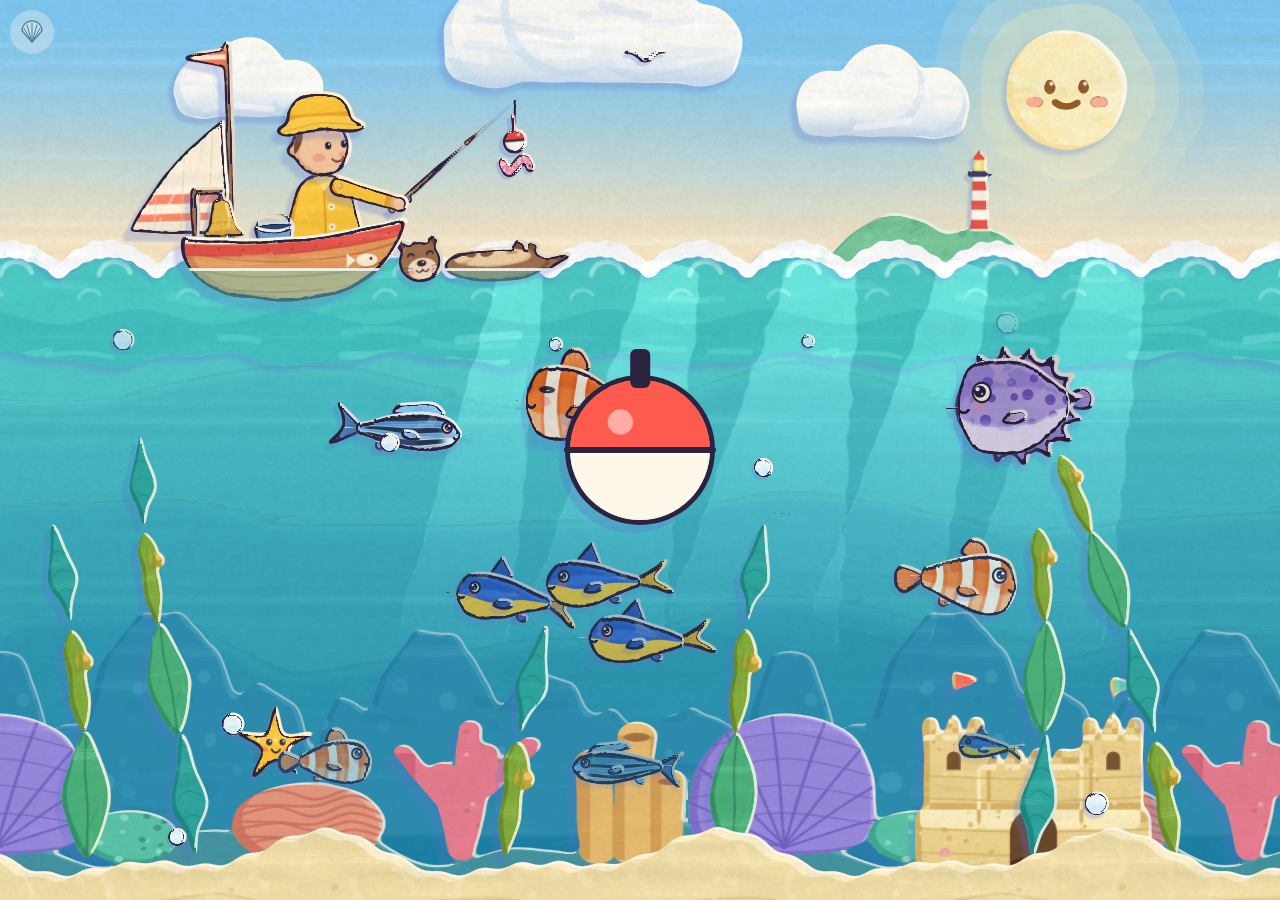
<file: index.html>
<!doctype html>
<html lang="en">
<head>
<meta charset="utf-8">
<meta name="viewport" content="width=device-width,initial-scale=1,viewport-fit=cover">
<meta name="theme-color" content="#7EC8F2">
<meta name="description" content="Fish, fish! A gentle fishing game for little ocean explorers.">
<title>Fish, fish!</title>
<link rel="icon" href="data:image/svg+xml,%3Csvg xmlns='http://www.w3.org/2000/svg' viewBox='0 0 64 64'%3E%3Ccircle cx='32' cy='38' r='20' fill='%23FFF8EA' stroke='%232B2340' stroke-width='4'/%3E%3Cpath d='M12 38a20 20 0 0 1 40 0z' fill='%23FF5A4E' stroke='%232B2340' stroke-width='4'/%3E%3Crect x='29' y='6' width='6' height='14' rx='3' fill='%232B2340'/%3E%3C/svg%3E">
<link rel="preload" href="fonts/TitanOne-Regular.ttf" as="font" type="font/ttf" crossorigin>
<link rel="stylesheet" href="app.css">
</head>
<body>
<canvas id="sea" aria-label="The sea. Tap a fish to catch it."></canvas>
<div id="ui"></div>
<noscript>Fish, fish! needs JavaScript. <a href="legacy/">Play the classic game</a>.</noscript>
<link rel="modulepreload" href="chunks/chunk-4T54KGTD.js">
<link rel="modulepreload" href="chunks/chunk-7X6G6UR6.js">
<link rel="modulepreload" href="chunks/chunk-CCJKHPS2.js">
<link rel="modulepreload" href="chunks/chunk-CT7R2FQQ.js">
<link rel="modulepreload" href="chunks/chunk-EXNFNEN6.js">
<link rel="modulepreload" href="chunks/chunk-G2KLIV6E.js">
<link rel="modulepreload" href="chunks/chunk-HUWT6IE4.js">
<link rel="modulepreload" href="chunks/chunk-JZCE2E2F.js">
<link rel="modulepreload" href="chunks/chunk-MVKQIAZW.js">
<link rel="modulepreload" href="chunks/chunk-PA2A4UJF.js">
<link rel="modulepreload" href="chunks/chunk-QUA5SCUO.js">
<link rel="modulepreload" href="chunks/chunk-QX6GQKPO.js">
<link rel="modulepreload" href="chunks/chunk-UAF6LHJQ.js">
<link rel="modulepreload" href="chunks/chunk-XBFXPV6L.js">
<script type="module" src="app.js"></script>
<script nomodule>location.replace('legacy/');</script>
</body>
</html>
</file>
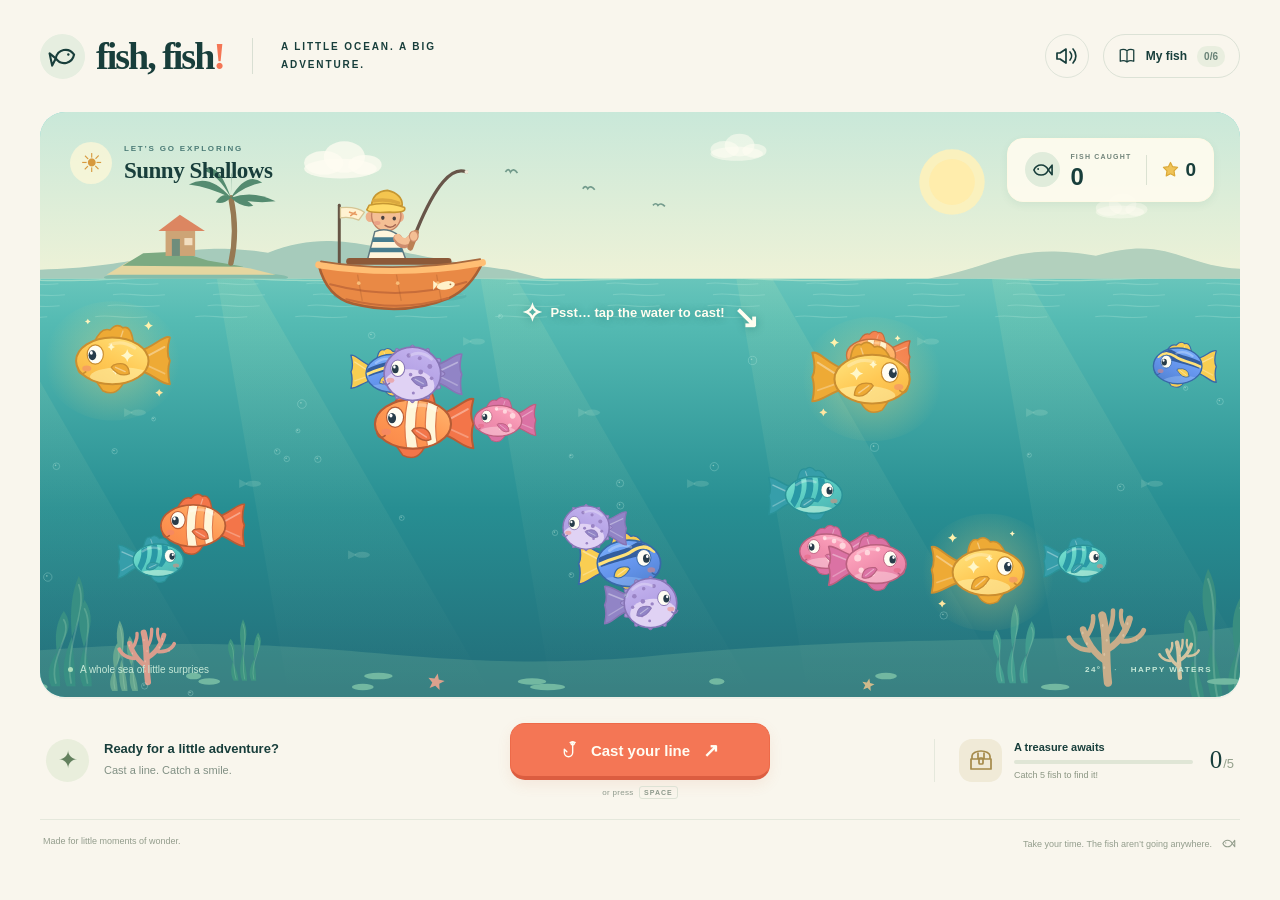
<file: legacy/index.html>
<!doctype html>
<html lang="en">
<head>
<meta charset="utf-8"><meta name="viewport" content="width=device-width,initial-scale=1,viewport-fit=cover">
<meta name="theme-color" content="#f9f6ed">
<meta name="description" content="A little ocean. A big adventure. Catch colourful fish, find golden surprises, and fill your fish collection in this joyful fishing game.">
<title>Fish, fish! — A little ocean adventure</title>
<link rel="icon" href="data:image/svg+xml,%3Csvg xmlns='http://www.w3.org/2000/svg' viewBox='0 0 100 100'%3E%3Ctext y='.9em' font-size='90'%3E🐠%3C/text%3E%3C/svg%3E">
<link rel="stylesheet" href="style.css">
<script defer src="art.js"></script><script defer src="game.js"></script>
</head>
<body>
<svg class="icon-defs" aria-hidden="true"><defs>
<symbol id="i-fish" viewBox="0 0 24 24"><path d="M18 12c-3-7-12-7-15 0 3 7 12 7 15 0Z"/><path d="m18 12 4-5v10l-4-5Z"/><circle cx="7.5" cy="11" r="1" fill="currentColor" stroke="none"/></symbol>
<symbol id="i-hook" viewBox="0 0 24 24"><path d="M14 3v12a5 5 0 0 1-10 0v-4l3 3M11 3h6"/><circle cx="14" cy="4" r="2"/></symbol>
<symbol id="i-sound" viewBox="0 0 24 24"><path d="m11 5-6 4H2v6h3l6 4V5Z"/><path d="M15 8a6 6 0 0 1 0 8m3-11a10 10 0 0 1 0 14"/></symbol>
<symbol id="i-book" viewBox="0 0 24 24"><path d="M12 5C8 2 3 4 3 4v15s5-2 9 1c4-3 9-1 9-1V4s-5-2-9 1Zm0 0v15"/></symbol>
<symbol id="i-star" viewBox="0 0 24 24"><path d="m12 2 3 6 7 1-5 5 1 7-6-3-6 3 1-7-5-5 7-1 3-6Z"/></symbol>
<symbol id="i-close" viewBox="0 0 24 24"><path d="m6 6 12 12M18 6 6 18"/></symbol>
<symbol id="i-chest" viewBox="0 0 24 24"><path d="M3 11V8a9 5 0 0 1 18 0v3M2 11h20v10H2V11Zm7-6v6m6-6v6"/><rect x="10" y="10" width="4" height="6" rx="1"/></symbol>
</defs></svg>
<div class="app">
<header class="header">
<a class="brand" href="./" aria-label="Fish, fish! Home"><span class="brand-mark"><svg><use href="#i-fish"/></svg></span><span>fish, fish<span class="brand-bang">!</span></span></a>
<span class="tagline">A LITTLE OCEAN. A BIG ADVENTURE.</span>
<nav class="header-actions" aria-label="Game controls"><button id="sound" class="sound icon-button" aria-label="Turn sound off" aria-pressed="true"><svg><use href="#i-sound"/></svg></button><button id="collection" class="collection-button"><svg><use href="#i-book"/></svg><span>My fish</span><span id="collection-count" class="small-count">0/6</span></button></nav>
</header>
<main>
<div class="scene" id="scene">
<canvas id="ocean" tabindex="0" aria-label="Fishing ocean. Tap the water to cast your line. Press Space or the Cast your line button to play."></canvas>
<div class="location"><span class="sun-icon">☀</span><div><span class="eyebrow">LET’S GO EXPLORING</span><h1 id="location-name">Sunny Shallows</h1></div></div>
<div class="score"><span class="score-icon"><svg><use href="#i-fish"/></svg></span><div><span class="eyebrow">FISH CAUGHT</span><strong id="catch-count">0</strong></div><span class="score-divider"></span><span class="star-score"><svg><use href="#i-star"/></svg><strong id="points">0</strong></span></div>
<div class="tutorial" id="tutorial"><span class="tutorial-spark">✧</span> Psst… tap the water to cast! <span class="tutorial-arrow">↘</span></div>
<div class="catch-toast" id="catch-toast" role="status" aria-live="polite"><span id="toast-label">A lovely little catch!</span><strong id="toast-name"></strong><span id="toast-points"></span></div>
<div class="scene-bottom"><span class="live-dot"></span><span id="scene-note">A whole sea of little surprises</span><span class="scene-depth">24° <span>·</span> HAPPY WATERS</span></div>
<div class="bite-prompt" id="bite-prompt" aria-hidden="true">A nibble! <span>REEL IT IN!</span></div>
</div>
<section class="play-bar" aria-label="Fishing controls">
<div class="play-tip"><span class="tip-icon" id="tip-icon">✦</span><div><h2 id="status-title">Ready for a little adventure?</h2><p id="status-description">Cast a line. Catch a smile.</p></div></div>
<div class="cast-control"><button class="cast-button" id="cast"><svg><use href="#i-hook"/></svg><span id="cast-label">Cast your line</span><span class="button-arrow">↗</span></button><span class="keyboard-hint">or press <kbd>SPACE</kbd></span></div>
<button class="mission" id="mission" aria-label="Show your fish collection and next treasure goal"><span class="mission-icon"><svg><use href="#i-chest"/></svg></span><div class="mission-info"><span id="mission-title">A treasure awaits</span><div class="mission-progress"><span id="progress-fill"></span></div><small id="mission-detail">Catch 5 fish to find it!</small></div><span class="mission-number" id="mission-number">0<span>/5</span></span></button>
</section>
</main>
<footer><span>Made for little moments of wonder.</span><span>Take your time. The fish aren’t going anywhere. <svg><use href="#i-fish"/></svg></span></footer>
</div>
<dialog id="fish-dialog" aria-labelledby="collection-title">
<div class="dialog-heading"><div><span class="eyebrow">YOUR OCEAN FRIENDS</span><h2 id="collection-title">The fish collection</h2></div><button class="icon-button close-dialog" id="close-dialog" aria-label="Close collection"><svg><use href="#i-close"/></svg></button></div>
<p class="collection-intro">A little fish gallery, just like the pictures on your wall.</p>
<div class="fish-grid" id="fish-grid"></div>
<div class="collection-footer"><span id="gallery-progress">6 little friends to discover.</span><button id="back-to-sea">Back to the sea <span>↗</span></button></div>
</dialog>
<div class="sr-only" id="announcer" role="status" aria-live="polite"></div>
</body></html>
</file>
<file: app.css>
:root{--ink: #2B2340;--ui-ink: #24364F;--cream: #FFF8EA;--coral: #FF7A59;--sun: #FFC83D;--shadow: rgba(91, 111, 208, .28);--ring: .11em 0 0 var(--ink), .095em .055em 0 var(--ink), .055em .095em 0 var(--ink), 0 .11em 0 var(--ink), -.055em .095em 0 var(--ink), -.095em .055em 0 var(--ink), -.11em 0 0 var(--ink), -.095em -.055em 0 var(--ink), -.055em -.095em 0 var(--ink), 0 -.11em 0 var(--ink), .055em -.095em 0 var(--ink), .095em -.055em 0 var(--ink)}html,body{margin:0;height:100%;background:var(--cream);overflow:hidden;overscroll-behavior:none}body{-webkit-tap-highlight-color:transparent;-webkit-user-select:none;user-select:none;touch-action:none;-webkit-touch-callout:none}#sea{position:fixed;inset:0;width:100vw;height:100vh;height:100dvh;display:block;touch-action:none}#ui{position:fixed;inset:0;pointer-events:none;font-family:Titan One,Arial Rounded MT Bold,system-ui,sans-serif;color:var(--ui-ink)}#ui button{pointer-events:auto;border:0;padding:0;margin:0;cursor:pointer;font:inherit;color:inherit}#ui button:focus-visible{outline:4px solid var(--sun);outline-offset:4px}#ui [hidden]{display:none!important}.ink{color:var(--cream);text-shadow:var(--ring),-.1em .16em 0 var(--shadow)}.ink-dark{color:var(--ui-ink)}.caption{position:absolute;left:0;top:0;z-index:7;box-sizing:border-box;max-width:min(calc(100vw - 20px),17em);padding:.12em .25em .2em;font-size:var(--cap, 24px);line-height:1.12;letter-spacing:.01em;text-align:center;text-wrap:balance;opacity:0;transition:opacity .2s ease-out,transform .3s cubic-bezier(.3,.8,.3,1);will-change:transform}.caption.on{opacity:1}.play{position:absolute;left:50%;top:50%;z-index:6;width:min(140px,34vmin);height:min(140px,34vmin);transform:translate(-50%,-50%);border-radius:50%;box-shadow:0 0 0 5px var(--ink),-7px 9px 0 4px var(--shadow);background:radial-gradient(circle at 36% 30%,#ffffff80 0 9%,transparent 10%),linear-gradient(#FF5A4E 0 50%,var(--cream) 50%);animation:pulse .667s ease-in-out infinite alternate}.play-cap{position:absolute;left:50%;top:-22%;width:14%;height:28%;transform:translate(-50%);border-radius:6px;background:var(--ink)}.play:after{content:"";position:absolute;left:-4%;right:-4%;top:48%;height:4%;border-radius:4px;background:var(--ink)}@keyframes pulse{0%{transform:translate(-50%,-50%) scale(1)}to{transform:translate(-50%,-50%) scale(1.06)}}.pebble{position:absolute;z-index:6;width:72px;height:72px;display:grid;place-items:center;border-radius:30px 26px 29px 25px;background:var(--cream);box-shadow:inset 0 0 0 4px #e9d9bc,inset 0 -6px #f1e4cb,-5px 6px 0 var(--shadow);transition:transform .12s}.pebble svg{width:60%;height:60%}.pebble.pressed{transform:scale(.92)}.to-house{right:max(14px,env(safe-area-inset-right));top:max(14px,env(safe-area-inset-top))}.to-map{right:max(14px,env(safe-area-inset-right));top:calc(max(14px,env(safe-area-inset-top)) + 82px);transition:transform .12s,opacity .3s}.to-map.aside{opacity:0;pointer-events:none!important}.to-bait{left:max(64px,calc(env(safe-area-inset-left) + 54px));top:max(14px,env(safe-area-inset-top))}.to-bait{transition:transform .12s,opacity .3s}.to-bait.aside{opacity:0;pointer-events:none!important}.to-bait.glow{box-shadow:inset 0 0 0 4px #e9d9bc,inset 0 -6px #f1e4cb,-5px 6px 0 var(--shadow),0 0 0 6px #ffc83d99;animation:baitglow .667s ease-in-out infinite alternate}@keyframes baitglow{0%{transform:scale(1)}to{transform:scale(1.07)}}.to-boat{left:max(12px,env(safe-area-inset-left));top:max(12px,env(safe-area-inset-top));width:96px;height:96px;border-radius:40px 34px 38px 33px}.badge{position:absolute;right:-7px;top:-7px;min-width:34px;height:34px;padding:0 4px;box-sizing:border-box;border-radius:17px;background:var(--sun);font-size:24px;line-height:34px;text-align:center;box-shadow:0 0 0 3px var(--cream),-3px 4px 0 var(--shadow)}.pop-in{animation:popin .6s cubic-bezier(.34,1.56,.64,1)}.pop-in:after{content:"";position:absolute;inset:-14px;border-radius:40px;border:4px dotted var(--sun);animation:sparkle .9s ease-out forwards;pointer-events:none}.bounce{animation:bounce .5s cubic-bezier(.34,1.56,.64,1)}.wiggle{animation:wiggle .9s ease-in-out}@keyframes popin{0%{transform:scale(0)}to{transform:scale(1)}}@keyframes sparkle{0%{opacity:1;transform:scale(.8) rotate(0)}to{opacity:0;transform:scale(1.35) rotate(25deg)}}@keyframes bounce{0%{transform:scale(1)}35%{transform:scale(1.18,.88)}70%{transform:scale(.94,1.06)}to{transform:scale(1)}}@keyframes wiggle{0%,to{transform:rotate(0)}20%{transform:rotate(-9deg)}40%{transform:rotate(8deg)}60%{transform:rotate(-5deg)}80%{transform:rotate(3deg)}}.shell{position:absolute;z-index:6;left:max(10px,env(safe-area-inset-left));top:max(10px,env(safe-area-inset-top));width:44px;height:44px;border-radius:50%;display:grid;place-items:center;opacity:.5;background:#fff8eaa6!important;touch-action:none}.shell svg{grid-area:1 / 1;width:30px;height:30px}.shell .ring{width:44px;height:44px;transform:rotate(-90deg)}.shell .ring circle{fill:none;stroke:var(--coral);stroke-width:4;stroke-linecap:round;stroke-dasharray:132;stroke-dashoffset:132;transition:stroke-dashoffset .25s}.shell.holding{opacity:1}.shell.holding .ring circle{stroke-dashoffset:0;transition:stroke-dashoffset 2s linear}.to-bait.open{transform:rotate(-8deg) scale(1.06)}.bait-fan{position:absolute;inset:0;z-index:7;pointer-events:none}.fan-bait{position:absolute;left:0;top:0;width:96px;height:96px;border-radius:40px 36px 38px 34px;animation:fanin .32s cubic-bezier(.34,1.56,.64,1) backwards;animation-delay:calc(var(--i, 0) * 60ms)}.fan-bait svg{width:66%;height:66%}.fan-bait.on{box-shadow:inset 0 0 0 4px #e9d9bc,inset 0 -6px #f1e4cb,-5px 6px 0 var(--shadow),0 0 0 5px var(--coral)}.fan-bait.glow{animation:fanin .32s cubic-bezier(.34,1.56,.64,1) backwards,fanglow .667s ease-in-out .4s infinite alternate;box-shadow:inset 0 0 0 4px #e9d9bc,-5px 6px 0 var(--shadow),0 0 0 7px #ffc83daa}.fan-bait.chosen{transition:transform .26s ease-in,opacity .26s;opacity:0}@keyframes fanin{0%{opacity:0;scale:.3}to{opacity:1;scale:1}}@keyframes fanglow{0%{scale:1}to{scale:1.07}}.sr{position:absolute!important;width:1px;height:1px;margin:-1px;padding:0;overflow:hidden;clip:rect(0 0 0 0);white-space:nowrap;border:0}.rm *,.rm *:before,.rm *:after{animation:none!important;transition:none!important}.rm .shell.holding .ring circle{transition:stroke-dashoffset 2s linear!important}@media (prefers-reduced-motion: reduce){.play,.fishhouse{animation:none}.caption{transition:opacity .2s}}
</file>
<file: legacy/style.css>
:root{--ink:#183e3b;--muted:#78908a;--cream:#f9f6ed;--coral:#f47655;--line:#e5e8dc;--font:'DM Sans',sans-serif;--display:'Fraunces',Georgia,serif}*{box-sizing:border-box}body{margin:0;background:var(--cream);color:var(--ink);font-family:var(--font);-webkit-font-smoothing:antialiased}button,a,canvas{-webkit-tap-highlight-color:transparent}button{font:inherit;color:inherit;cursor:pointer}button:focus-visible,a:focus-visible,canvas:focus-visible{outline:3px solid #edb048;outline-offset:5px}.icon-defs{position:absolute;width:0;height:0;overflow:hidden}svg{width:24px;height:24px;fill:none;stroke:currentColor;stroke-width:1.7;stroke-linecap:round;stroke-linejoin:round}.app{max-width:1600px;margin:auto;padding:0 40px}.header{height:112px;display:flex;align-items:center;gap:28px}.brand{display:flex;align-items:center;gap:11px;color:var(--ink);text-decoration:none;font:800 38px var(--display);letter-spacing:-2px;white-space:nowrap}.brand-bang{color:var(--coral)}.brand-mark{width:45px;height:45px;border-radius:50%;background:#e6eee0;display:grid;place-items:center;transform:rotate(-12deg)}.brand-mark svg{width:30px;height:30px;transform:scaleX(-1)}.tagline{font-size:10px;letter-spacing:1.9px;font-weight:700;line-height:1.8;border-left:1px solid #d9dfd3;padding-left:28px;max-width:205px}.header-actions{margin-left:auto;display:flex;align-items:center;gap:14px}.icon-button{display:grid;place-items:center;border:1px solid #dfe4d9;border-radius:50%;width:44px;height:44px;background:transparent}.icon-button:hover{background:#e9eedf}.sound[aria-pressed=false]{opacity:.55}.sound[aria-pressed=false]::after{content:'';position:absolute;width:25px;height:2px;transform:rotate(-45deg);background:var(--ink)}.collection-button{border:1px solid #dce2d6;display:flex;align-items:center;gap:10px;border-radius:30px;background:transparent;height:44px;padding:0 14px;font-size:12px;font-weight:700}.collection-button:hover{background:#e9eedf}.collection-button svg{width:18px}.small-count{font-size:10px;color:#698277;background:#e9eedf;padding:5px 7px;border-radius:10px}.scene{height:clamp(430px,65vh,760px);position:relative;border-radius:25px;overflow:hidden;background:#74d2d1;isolation:isolate;box-shadow:0 2px 0 #224b3e0a}.scene canvas{display:block;width:100%;height:100%;touch-action:manipulation;cursor:crosshair}.location{position:absolute;top:30px;left:30px;display:flex;align-items:center;gap:12px;pointer-events:none}.sun-icon{background:#fff9d8bd;color:#d7993e;border-radius:50%;width:42px;height:42px;display:grid;place-items:center;font-size:26px}.eyebrow{font-size:8px;letter-spacing:1.8px;font-weight:700;display:block;line-height:1.8}.location .eyebrow{color:#4b7b76}.location h1{font:600 23px var(--display);letter-spacing:-.5px;margin:2px 0 0}.score{position:absolute;right:26px;top:26px;background:#fffcf0e8;border:1px solid #fff9e5;border-radius:16px;padding:12px 17px;display:flex;align-items:center;gap:10px;box-shadow:0 3px 8px #165d5610;pointer-events:none}.score-icon{background:#e0ecdb;border-radius:50%;display:grid;place-items:center;width:35px;height:35px}.score-icon svg{width:23px}.score .eyebrow{color:#71847a;font-size:7px;letter-spacing:1.2px}.score strong{font-size:24px;line-height:1.05;display:block;font-weight:650}.score-divider{height:30px;background:#dbe2d2;width:1px;margin:0 5px}.star-score{display:flex;align-items:center;gap:6px}.star-score svg{fill:#efc357;stroke:#dba938;width:17px;height:17px}.star-score strong{font-size:19px}.tutorial{position:absolute;left:50%;top:30%;transform:translateX(-50%);color:#fffdf0;font-size:13px;font-weight:600;white-space:nowrap;text-shadow:0 1px 8px #075c5b66;transition:opacity .4s;pointer-events:none}.tutorial-spark{font-size:26px;vertical-align:middle;margin-right:4px}.tutorial-arrow{display:inline-block;font-size:31px;transform:translateY(11px);margin-left:5px}.scene-bottom{position:absolute;bottom:22px;left:28px;right:28px;display:flex;align-items:center;gap:7px;color:#c6e8d7;font-size:10px;pointer-events:none}.live-dot{width:5px;height:5px;border-radius:50%;background:#abddba}.scene-depth{margin-left:auto;font-size:8px;font-weight:600;letter-spacing:1.5px}.scene-depth span{margin:0 9px;opacity:.6}.play-bar{display:grid;grid-template-columns:1fr 260px 1fr;gap:30px;align-items:center;padding:26px 6px 22px}.play-tip{display:flex;align-items:center;gap:15px}.tip-icon{display:grid;place-items:center;background:#e9eedc;border-radius:50%;min-width:43px;height:43px;color:#63815e;font-size:24px}.play-tip h2{font-size:13px;font-weight:600;margin:0 0 6px}.play-tip p{font-size:11px;color:#819084;margin:0;line-height:1.5}.cast-control{position:relative;align-self:start}.cast-button{width:100%;height:57px;background:var(--coral);border:1px solid #ed6a49;border-bottom:4px solid #dc5d40;border-radius:15px;display:flex;align-items:center;justify-content:center;gap:10px;color:#fffdf3;font-weight:700;font-size:15px;box-shadow:0 5px 14px #ce67421a;transition:transform .15s,background .15s}.cast-button:hover{background:#fb8864;transform:translateY(-2px)}.cast-button:active{transform:translateY(2px);border-bottom-width:2px}.cast-button:disabled{background:#aec1a7;border-color:#9baf94;cursor:wait;transform:none}.cast-button.biting{background:#f4bb4c;border-color:#daa239;color:#5f431c;animation:wiggle 1s infinite}.cast-button svg{width:20px;height:24px}.button-arrow{margin-left:3px;font-size:19px}.keyboard-hint{display:block;text-align:center;font-size:8px;color:#8d998c;margin-top:8px;letter-spacing:.3px}kbd{font:600 7px var(--font);border:1px solid #dde2d5;border-radius:3px;padding:2px 4px;letter-spacing:1px;margin-left:3px}.mission{justify-self:end;display:flex;align-items:center;gap:12px;padding:0 0 0 24px;border:0;border-left:1px solid var(--line);background:none;text-align:left;max-width:300px;width:100%}.mission-icon{color:#a58a4a;display:grid;place-items:center;background:#f0ead7;min-width:43px;height:43px;border-radius:13px}.mission-icon svg{width:24px;height:24px}.mission-info{flex:1}.mission-info>span{font-size:11px;font-weight:600;display:block;margin-bottom:7px}.mission-progress{height:4px;border-radius:2px;background:#e0e6d6;overflow:hidden}.mission-progress>span{height:100%;width:0;background:#83a37b;display:block;border-radius:2px;transition:width .4s}.mission-info small{font-size:9px;color:#8b9683;display:block;margin-top:6px;white-space:nowrap}.mission-number{font-family:var(--display);font-size:25px;margin-left:5px}.mission-number span{font:400 13px var(--font);color:#94a08b;margin-left:1px}footer{border-top:1px solid var(--line);padding:16px 3px 20px;display:flex;justify-content:space-between;color:#939d8c;font-size:9px}footer>span:last-child{display:flex;align-items:center;gap:8px}footer svg{width:17px;height:15px}.catch-toast{position:absolute;left:50%;top:18%;transform:translate(-50%,-20px) rotate(-2deg);background:#fff9e9;box-shadow:0 8px 40px #124f4026;padding:17px 28px 15px;border-radius:17px;text-align:center;opacity:0;pointer-events:none;transition:.35s;min-width:220px;border:3px solid #ffecd1}.catch-toast.visible{opacity:1;transform:translate(-50%,0) rotate(-2deg)}.catch-toast>span:first-child{font-size:9px;letter-spacing:1.5px;font-weight:700;text-transform:uppercase;color:#a48758}.catch-toast strong{display:block;font:700 27px var(--display);margin:4px 0}.catch-toast>span:last-child{font-size:11px;color:#a4854e}.bite-prompt{position:absolute;left:50%;top:38%;transform:translate(-50%,-50%) scale(.7);opacity:0;pointer-events:none;background:#fff6cd;border:3px solid #f1c465;border-radius:16px;padding:12px 24px;color:#735229;font-family:var(--display);font-size:25px;text-align:center;transition:opacity .2s,transform .2s;box-shadow:0 6px 20px #1c655c25}.bite-prompt.visible{opacity:1;transform:translate(-50%,-50%) scale(1);animation:bob 1s infinite}.bite-prompt span{display:block;font:700 9px var(--font);letter-spacing:2px;margin-top:4px}dialog{border:0;padding:30px;background:var(--cream);color:var(--ink);border-radius:25px;width:min(680px,calc(100% - 32px));max-height:90dvh;box-shadow:0 20px 100px #123f4e55}dialog::backdrop{background:#123b3b80;backdrop-filter:blur(5px)}.dialog-heading{display:flex;justify-content:space-between;align-items:center}.dialog-heading .eyebrow{color:#8c9b84}.dialog-heading h2{font:600 30px var(--display);letter-spacing:-1px;margin:4px 0 0}.collection-intro{font-size:12px;color:#81907c;margin:13px 0 24px}.fish-grid{display:grid;grid-template-columns:repeat(3,1fr);gap:22px}.fish-card{text-align:center}.fish-frame{padding:8px;background:linear-gradient(115deg,#c09c6d,#e0bf8a 20%,#b58b5e 50%,#d1ae7b 72%,#ad8059);box-shadow:0 3px 5px #75572c30;border-radius:3px;position:relative}.fish-frame::before{content:'';width:1px;height:10px;background:#9c8b6e;position:absolute;top:-9px;left:50%;transform:rotate(24deg)}.fish-frame canvas{display:block;width:100%;height:auto;background:#f0ecdf;border:8px solid #e7e0cc;box-shadow:inset 0 1px 6px #8d80641a}.fish-card h3{font:600 16px var(--display);margin:9px 0 4px}.fish-card p{color:#92a08b;font-size:9px;letter-spacing:.5px;margin:0}.fish-card.locked canvas{opacity:.65}.collection-footer{margin-top:25px;display:flex;align-items:center;justify-content:space-between;gap:12px;font-size:11px;color:#7c8b73}.collection-footer button{background:#214f44;color:#fff9e9;border:0;border-radius:10px;padding:13px 17px;font-size:11px;font-weight:600;white-space:nowrap}.collection-footer button span{margin-left:12px}.sr-only{position:absolute;clip:rect(0,0,0,0);width:1px;height:1px;overflow:hidden}@keyframes wiggle{0%,100%{transform:rotate(-1deg)}50%{transform:rotate(1deg) translateY(-2px)}}@keyframes bob{50%{margin-top:-5px}}@media(min-height:950px){.header{height:130px}.play-bar{padding-top:33px;padding-bottom:30px}}@media(max-width:1000px){.app{padding:0 22px}.header{height:95px}.tagline{font-size:8px;max-width:165px;padding-left:22px}.header{gap:22px}.play-bar{grid-template-columns:1fr 235px;gap:20px;padding-top:23px}.mission{display:none}.brand{font-size:33px}.brand-mark{width:39px;height:39px}.scene{height:66vh}.scene-depth{display:none}}@media(max-width:600px){.app{padding:0 12px}.header{height:80px;gap:10px}.brand{font-size:29px;gap:7px;letter-spacing:-1.6px}.brand-mark{width:33px;height:33px}.brand-mark svg{width:24px}.tagline{display:none}.header-actions{gap:7px}.icon-button{width:37px;height:37px}.icon-button svg{width:18px}.collection-button{height:37px;padding:0 10px;gap:6px;font-size:10px}.collection-button svg{width:16px}.small-count{font-size:9px;padding:4px 6px}.scene{height:calc(100dvh - 238px);min-height:390px;max-height:800px;border-radius:20px}.location{top:19px;left:16px;gap:7px}.sun-icon{width:30px;height:30px;font-size:21px}.location .eyebrow{font-size:5px;letter-spacing:1.1px}.location h1{font-size:17px;letter-spacing:-.5px}.score{right:13px;top:16px;padding:8px 10px;gap:6px;border-radius:12px}.score-icon{display:none}.score .eyebrow{font-size:6px;letter-spacing:.7px}.score strong{font-size:21px}.score-divider{height:25px;margin:0 3px}.star-score{gap:3px}.star-score strong{font-size:16px}.star-score svg{width:13px}.tutorial{font-size:11px;top:32%;white-space:nowrap}.tutorial-spark{font-size:20px}.scene-bottom{left:17px;bottom:16px;font-size:8px}.play-bar{padding:18px 3px 13px;grid-template-columns:1fr;gap:12px}.play-tip{justify-content:center;gap:8px}.play-tip h2{font-size:11px;margin:0}.play-tip p{display:none}.tip-icon{min-width:20px;height:20px;background:none;font-size:18px}.cast-control{width:100%;display:flex;align-items:center;gap:10px;justify-content:center}.cast-button{height:52px;max-width:300px;font-size:14px;border-radius:13px}.keyboard-hint{display:none}footer{padding:12px 2px;font-size:8px;justify-content:center}footer>span:last-child{display:none}.bite-prompt{font-size:22px;padding:10px 16px;top:38%}.catch-toast{top:21%;padding:13px 20px;min-width:200px}.catch-toast strong{font-size:24px}dialog{padding:24px 18px;border-radius:20px}.dialog-heading h2{font-size:25px}.collection-intro{font-size:10px}.fish-grid{gap:18px 12px}.fish-frame{padding:5px}.fish-frame canvas{border-width:5px}.fish-card h3{font-size:13px}.fish-card p{font-size:7px}.collection-footer{font-size:9px}.collection-footer button{padding:11px;font-size:10px}}@media(prefers-reduced-motion:reduce){*,*::before,*::after{animation:none!important;scroll-behavior:auto!important;transition:none!important}}
</file>
